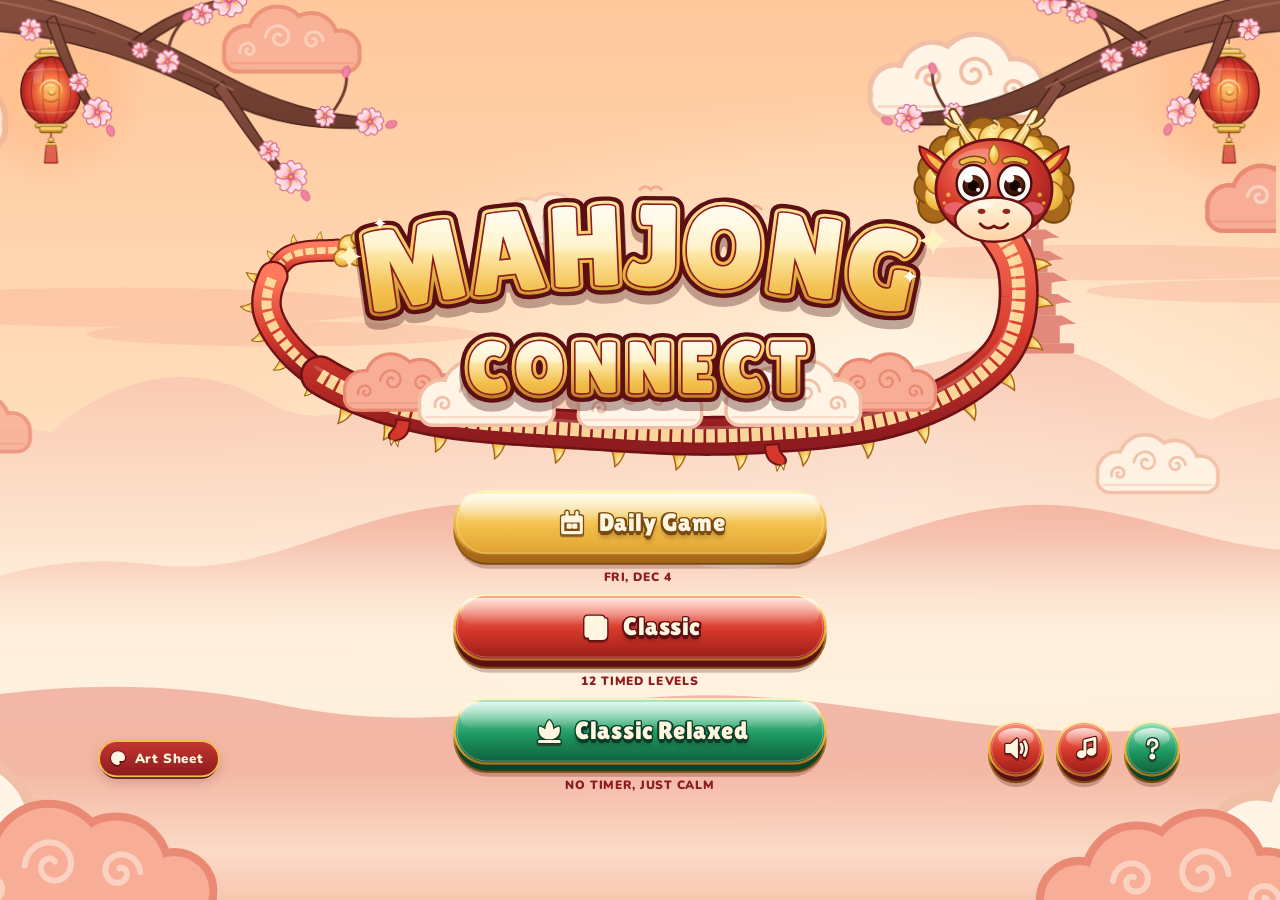
<file: docs/index.html>
<!doctype html>
<html lang="en">
<head>
  <meta charset="utf-8">
  <meta name="viewport" content="width=device-width, initial-scale=1, viewport-fit=cover">
  <title>Mahjong Connect</title>
  <meta name="description" content="Mahjong Connect — a cozy tile-matching puzzle. Connect identical tiles with a path of up to two turns.">
  <meta name="theme-color" content="#8e1b1f">
  <link rel="icon" href="data:image/svg+xml,%3Csvg xmlns='http://www.w3.org/2000/svg' viewBox='0 0 64 64'%3E%3Crect x='10' y='8' width='40' height='50' rx='8' fill='%23d77a37'/%3E%3Crect x='6' y='4' width='40' height='50' rx='8' fill='%23fffaf0' stroke='%23d5bd92' stroke-width='2'/%3E%3Cpath d='M16 18 V40 M16 18 H36 V40 M16 40 H36 M26 10 V48' stroke='%23d5382b' stroke-width='4.5' fill='none' stroke-linecap='round'/%3E%3C/svg%3E">
  <link rel="preconnect" href="https://fonts.googleapis.com">
  <link rel="preconnect" href="https://fonts.gstatic.com" crossorigin>
  <link href="https://fonts.googleapis.com/css2?family=Lilita+One&family=Nunito:wght@600;700;800;900&display=swap" rel="stylesheet">
  <link rel="stylesheet" href="css/tokens.css">
  <link rel="stylesheet" href="css/ui.css">
  <link rel="stylesheet" href="css/game.css">
</head>
<body>
  <!-- Full-page scene (scales independently of the stage) -->
  <div id="bg" aria-hidden="true"></div>

  <div id="viewport">
    <!-- 1920 × 1080 design stage, letterboxed to fit the window -->
    <main id="stage">

      <!-- ===================== TITLE ===================== -->
      <section class="screen screen-title" data-screen="title" aria-label="Title screen">
        <div class="title-group">
          <div class="title-body"></div>
          <div class="title-logo"></div>
          <div class="title-head"></div>
          <div class="twinkles" aria-hidden="true"><i></i><i></i><i></i><i></i><i></i></div>
        </div>

        <nav class="title-menu" aria-label="Game modes">
          <div class="menu-item">
            <button class="btn" id="btn-daily" data-variant="gold" data-w="560" data-h="112" data-icon="calendar">Daily Game</button>
            <span class="menu-note"><span id="daily-sub"></span> <b id="best-daily"></b></span>
          </div>
          <div class="menu-item">
            <button class="btn" id="btn-classic" data-variant="red" data-w="560" data-h="112" data-icon="classic">Classic</button>
            <span class="menu-note" id="best-classic"></span>
          </div>
          <div class="menu-item">
            <button class="btn" id="btn-relaxed" data-variant="jade" data-w="560" data-h="112" data-icon="lotus">Classic Relaxed</button>
            <span class="menu-note" id="best-relaxed"></span>
          </div>
        </nav>

        <div class="corner-buttons">
          <button class="btn js-sound" data-round data-variant="red" data-w="84" data-h="94" data-icon="sound" aria-label="Sound effects"></button>
          <button class="btn js-music" data-round data-variant="red" data-w="84" data-h="94" data-icon="music" aria-label="Music"></button>
          <button class="btn js-help" data-round data-variant="jade" data-w="84" data-h="94" data-icon="help" aria-label="How to play"></button>
        </div>

        <a class="art-link" href="assets.html"><span data-icon-inline="art" data-size="30"></span>Art Sheet</a>
      </section>

      <!-- ===================== GAME ===================== -->
      <section class="screen screen-game" data-screen="game" aria-label="Game">
        <div class="hud hud-left" data-skin="hud" data-w="385" data-h="96">
          <div class="hud-cell hud-level-cell">
            <span class="hud-label">Level</span>
            <span class="hud-value" id="hud-level">1/12</span>
          </div>
          <div class="hud-divider" aria-hidden="true"></div>
          <div class="hud-cell hud-score-cell">
            <span class="hud-label">Score</span>
            <span class="hud-value gold-text" id="hud-score">0</span>
          </div>
        </div>

        <div class="hud hud-right" data-skin="hud" data-w="385" data-h="96">
          <div class="timer-medal" data-icon-inline="timer" data-size="42"></div>
          <div class="timer-track"><div class="timer-fill" id="timer-fill"></div><div class="timer-gloss"></div></div>
          <div class="relax-label"><span data-icon-inline="lotus" data-size="30"></span>Relaxed</div>
          <div class="timer-text" id="timer-text">5:00</div>
        </div>

        <div class="dragon-peek" id="game-dragon"></div>

        <div class="board-frame" data-skin="frame" data-w="1018" data-h="915">
          <div class="board" id="board">
            <div class="tiles" id="tiles"></div>
            <div class="fx-layer" id="fx-layer" aria-hidden="true"></div>
          </div>
        </div>

        <div class="dragon-paws" id="dragon-paws"></div>
        <div class="plaque" data-skin="plaque" data-w="500" data-h="150"><div class="plaque-logo"></div></div>
        <div class="level-ribbon" data-skin="ribbon" data-w="270" data-h="58"><span class="ribbon-text" id="ribbon-text">Level 01</span></div>

        <aside class="side side-left" data-skin="hud" data-w="260" data-h="520">
          <div class="card">
            <span class="card-label">Pairs Left</span>
            <span class="card-value" id="pairs-left">70</span>
            <div class="meter"><div class="meter-fill jade" id="pairs-bar"></div></div>
          </div>
          <div class="card-sep" aria-hidden="true"></div>
          <div class="card combo-card">
            <span class="card-label">Combo</span>
            <span class="card-value" id="combo-value">×1</span>
            <div class="meter"><div class="meter-fill gold" id="combo-bar"></div></div>
          </div>
          <div class="card-sep" aria-hidden="true"></div>
          <div class="card gravity-card">
            <span class="card-label">Gravity</span>
            <div class="gravity-medal" id="gravity-icon"></div>
            <span class="card-note" id="gravity-text">No gravity</span>
          </div>
        </aside>

        <div class="sys-buttons">
          <button class="btn" id="btn-pause" data-round data-variant="red" data-w="84" data-h="94" data-icon="pause" aria-label="Pause"></button>
          <button class="btn js-help" data-round data-variant="jade" data-w="84" data-h="94" data-icon="help" aria-label="How to play"></button>
          <button class="btn js-sound" data-round data-variant="red" data-w="84" data-h="94" data-icon="sound" aria-label="Sound effects"></button>
          <button class="btn js-music" data-round data-variant="red" data-w="84" data-h="94" data-icon="music" aria-label="Music"></button>
        </div>

        <aside class="side side-right" data-skin="hud" data-w="260" data-h="762">
          <span class="side-title">Power-ups</span>
          <div class="power">
            <button class="btn" id="pw-hint" data-round data-variant="jade" data-w="120" data-h="132" data-icon="hint" aria-label="Hint"></button>
            <span class="badge">3</span>
            <span class="power-name">Hint <kbd>H</kbd></span>
          </div>
          <div class="power">
            <button class="btn" id="pw-shuffle" data-round data-variant="gold" data-w="120" data-h="132" data-icon="shuffle" aria-label="Shuffle"></button>
            <span class="badge">3</span>
            <span class="power-name">Shuffle <kbd>S</kbd></span>
          </div>
          <div class="power">
            <button class="btn" id="pw-fire" data-round data-variant="red" data-w="120" data-h="132" data-icon="firecracker" aria-label="Firecracker"></button>
            <span class="badge">2</span>
            <span class="power-name">Firecracker <kbd>F</kbd></span>
          </div>
        </aside>

        <div class="toast" id="toast" role="status" aria-live="polite">
          <div class="toast-ribbon" data-skin="ribbon" data-w="560" data-h="92"></div>
          <div class="toast-inner"><span class="toast-icon"></span><span class="toast-copy"><span class="toast-text"></span><span class="toast-sub"></span></span></div>
        </div>
      </section>

      <!-- ===================== MODALS ===================== -->
      <div id="modal-layer" class="modal-layer">
        <div class="modal-backdrop"></div>

        <!-- Pause -->
        <div class="modal" data-modal="pause" role="dialog" aria-modal="true" aria-label="Paused">
          <div class="modal-panel" data-skin="scroll" data-w="620" data-h="620">
            <div class="modal-ribbon" data-skin="ribbon" data-w="400" data-h="76"><span class="modal-title-text">Paused</span></div>
            <div class="modal-body pause-body">
              <p class="modal-copy">Take a breath. The tiles will wait for you.</p>
              <button class="btn" id="pause-resume" data-variant="jade" data-w="380" data-h="104" data-icon="play">Resume</button>
              <div class="btn-row">
                <button class="btn" id="pause-restart" data-variant="red" data-w="210" data-h="88" data-icon="restart">Restart</button>
                <button class="btn" id="pause-home" data-variant="red" data-w="210" data-h="88" data-icon="home">Home</button>
              </div>
            </div>
          </div>
        </div>

        <!-- Level complete -->
        <div class="modal" data-modal="complete" role="dialog" aria-modal="true" aria-label="Level complete">
          <div class="modal-panel" data-skin="lacquer" data-w="760" data-h="780">
            <div class="modal-ribbon" data-skin="ribbon" data-w="560" data-h="84"><span class="modal-title-text">Level Complete!</span></div>
            <div class="modal-body complete-body">
              <div class="stars"></div>
              <div class="breakdown"></div>
              <div class="btn-row">
                <button class="btn" id="complete-home" data-round data-variant="red" data-w="88" data-h="99" data-icon="home" aria-label="Home"></button>
                <button class="btn" id="complete-next" data-variant="jade" data-w="420" data-h="108" data-icon="next">Next Level</button>
              </div>
            </div>
          </div>
        </div>

        <!-- Game won -->
        <div class="modal" data-modal="won" role="dialog" aria-modal="true" aria-label="You win">
          <div class="modal-panel" data-skin="lacquer" data-w="820" data-h="800">
            <div class="modal-ribbon" data-skin="ribbon" data-w="560" data-h="84"><span class="modal-title-text">You Win!</span></div>
            <div class="modal-body won-body">
              <div class="won-dragon" id="won-dragon"></div>
              <p class="won-sub modal-copy"></p>
              <div class="won-score"><span>Final Score</span><b data-to="0">0</b></div>
              <div class="won-best"></div>
              <div class="btn-row">
                <button class="btn" id="won-again" data-variant="jade" data-w="320" data-h="100" data-icon="restart">Play Again</button>
                <button class="btn" id="won-home" data-variant="red" data-w="260" data-h="100" data-icon="home">Home</button>
              </div>
            </div>
          </div>
        </div>

        <!-- Game lost -->
        <div class="modal" data-modal="lost" role="dialog" aria-modal="true" aria-label="Time's up">
          <div class="modal-panel" data-skin="lacquer" data-w="760" data-h="740">
            <div class="modal-ribbon" data-skin="ribbon" data-w="520" data-h="84"><span class="modal-title-text">Time's Up!</span></div>
            <div class="modal-body lost-body">
              <div class="lost-dragon" id="lost-dragon"></div>
              <p class="lost-sub modal-copy"></p>
              <div class="lost-score"><span>Score</span><b>0</b></div>
              <div class="lost-best"></div>
              <div class="btn-row">
                <button class="btn" id="lost-again" data-variant="jade" data-w="300" data-h="100" data-icon="restart">New Game</button>
                <button class="btn" id="lost-home" data-variant="red" data-w="320" data-h="100" data-icon="home">Back to Title</button>
              </div>
            </div>
          </div>
        </div>

        <!-- Help -->
        <div class="modal" data-modal="help" role="dialog" aria-modal="true" aria-label="How to play">
          <div class="modal-panel" data-skin="lacquer" data-w="1040" data-h="800">
            <div class="modal-ribbon" data-skin="ribbon" data-w="520" data-h="84"><span class="modal-title-text">How to Play</span></div>
            <div class="modal-body help-body">
              <div class="help-grid">
                <figure class="help-figure">
                  <div class="help-diagram"></div>
                  <figcaption>Up to <b>3 straight lines</b> — that's <b>2 turns</b> — through empty space. Paths may run around the outside of the board.</figcaption>
                </figure>
                <ul class="help-list">
                  <li><span class="dot">1</span><span>Tap two <b>identical tiles</b> to match them.</span></li>
                  <li><span class="dot">2</span><span>They must connect with a line that turns <b>at most twice</b> and never crosses another tile.</span></li>
                  <li><span class="dot">3</span><span>Any <b>Season</b> matches any Season; any <b>Flower</b> matches any Flower.</span></li>
                  <li><span class="dot">4</span><span>Quick matches build a <b>combo</b> and add bonus seconds.</span></li>
                  <li class="help-powers">
                    <span class="pw"><span class="pw-icon jade" data-icon-inline="hint" data-size="30"></span>Hint</span>
                    <span class="pw"><span class="pw-icon gold" data-icon-inline="shuffle" data-size="30"></span>Shuffle</span>
                    <span class="pw"><span class="pw-icon red" data-icon-inline="firecracker" data-size="30"></span>Firecracker</span>
                  </li>
                  <li class="help-keys">Keys: <kbd>H</kbd> hint · <kbd>S</kbd> shuffle · <kbd>F</kbd> firecracker · <kbd>Esc</kbd> pause</li>
                </ul>
              </div>
              <button class="btn" id="help-close" data-variant="jade" data-w="300" data-h="96">Got it!</button>
            </div>
          </div>
        </div>
      </div>

      <!-- one shared canvas for every particle, match line and firecracker -->
      <canvas class="fx-canvas" id="fx-canvas" aria-hidden="true"></canvas>
    </main>
  </div>

  <div id="curtain" aria-hidden="true"></div>

  <div id="loader" aria-label="Loading">
    <div class="loader-coin"></div>
    <div class="loader-text">Shuffling tiles…</div>
  </div>

  <noscript><p class="noscript">Mahjong Connect needs JavaScript to run.</p></noscript>
  <script type="module" src="js/main.js"></script>
</body>
</html>
</file>
<file: docs/css/tokens.css>
/* ==========================================================
   Mahjong Connect — DESIGN TOKENS
   ----------------------------------------------------------
   The single source of truth for colour, type, spacing,
   radius, shadow and motion.  The JavaScript art generators
   (tiles, dragon, logo, UI skins, background) read these same
   custom properties at runtime, so re-skinning the whole game
   is a matter of editing this block.
   ========================================================== */
:root {
  /* ---- Sky & scenery ---- */
  --sky-top: #ffc69a;
  --sky-mid: #ffdcb9;
  --sky-low: #fff1de;
  --sun: #fff6e4;
  --cloud-coral: #f8ad96;
  --cloud-coral-line: #ea8a74;
  --cloud-cream: #fff4e6;
  --cloud-cream-line: #f1bfa5;
  --mountain-far: #f7bea9;
  --mountain-mid: #f1a491;
  --mountain-near: #e98f80;
  --pagoda: #e2897b;
  --blossom: #ffc8d4;
  --blossom-deep: #f383a0;
  --blossom-line: #d4668a;
  --bark: #6b3b2e;

  /* ---- Lacquer & gold ---- */
  --lacquer: #8e1b1f;
  --lacquer-hi: #c4362f;
  --lacquer-dark: #5e0f13;
  --lacquer-ink: #3d0a0d;
  --gold-hi: #fff3c2;
  --gold: #f2bf4a;
  --gold-mid: #e0a232;
  --gold-dark: #a8681a;
  --gold-deep: #7a4a10;

  /* ---- Paper ---- */
  --parchment: #fff6e4;
  --parchment-2: #f6e0b8;
  --parchment-line: #d8b57a;

  /* ---- Tiles ---- */
  --ivory: #fffaf0;
  --ivory-2: #f4e6c9;
  --ivory-edge: #f2e1bf;
  --tile-edge-hi: #f4ab62;
  --tile-edge: #d4762f;
  --tile-edge-line: #94431a;
  --tile-line: #d3ba8e;

  /* ---- Symbol inks ---- */
  --jade: #1f9a62;
  --jade-hi: #5fd39a;
  --jade-dark: #0f5e3c;
  --cinnabar: #d5382b;
  --cinnabar-hi: #ff7b5f;
  --cinnabar-dark: #9a1d18;
  --indigo: #2c4c9f;
  --indigo-hi: #7f98e6;
  --indigo-dark: #1a2f6b;
  --ink: #3b1d14;
  --pink: #f47c98;

  /* ---- Board mat ---- */
  --mat-hi: #3ca887;
  --mat: #1f7a62;
  --mat-dark: #0e4b3d;

  /* ---- Text ---- */
  --text-cream: #fff6df;
  --text-ink: #4a1a12;
  --text-gold: #ffe08a;
  --text-outline: #3d0a0d;

  /* ---- Typography ---- */
  --font-display: 'Lilita One', 'Baloo 2', 'Arial Rounded MT Bold', system-ui, sans-serif;
  --font-ui: 'Nunito', 'Arial Rounded MT Bold', system-ui, sans-serif;

  /* ---- Spacing scale ---- */
  --sp-1: 4px;
  --sp-2: 8px;
  --sp-3: 12px;
  --sp-4: 16px;
  --sp-5: 24px;
  --sp-6: 32px;
  --sp-7: 48px;
  --sp-8: 64px;

  /* ---- Radius scale ---- */
  --r-sm: 8px;
  --r-md: 14px;
  --r-lg: 22px;
  --r-xl: 32px;
  --r-pill: 999px;

  /* ---- Shadows ---- */
  --sh-1: 0 2px 6px rgba(94, 15, 19, .18);
  --sh-2: 0 8px 20px rgba(94, 15, 19, .24);
  --sh-3: 0 26px 54px rgba(61, 10, 13, .38), 0 6px 14px rgba(61, 10, 13, .24);
  --sh-inset: inset 0 3px 6px rgba(0, 0, 0, .45);

  /* ---- Motion ---- */
  --ease-out: cubic-bezier(.2, .8, .2, 1);
  --ease-back: cubic-bezier(.34, 1.56, .64, 1);
  --ease-in-out: cubic-bezier(.65, 0, .35, 1);
  --dur-1: 120ms;
  --dur-2: 240ms;
  --dur-3: 420ms;
  --dur-4: 700ms;

  /* ---- Stage ---- */
  --stage-w: 1920px;
  --stage-h: 1080px;
}
</file>
<file: docs/css/ui.css>
/* ==========================================================
   ui.css — UI kit: base, type, buttons, panels, modals,
   toast, cloud curtain and loader
   ========================================================== */
*, *::before, *::after { box-sizing: border-box; }

html, body {
  margin: 0;
  height: 100%;
  overflow: hidden;
  background: var(--sky-mid);
}
body {
  font-family: var(--font-ui);
  color: var(--text-ink);
  -webkit-font-smoothing: antialiased;
  user-select: none;
  -webkit-user-select: none;
  touch-action: manipulation;
}

/* ---------- Outlined display text ----------
   Cream fill + thick outline + soft drop, the house style for
   every heading and label.  --o sets the outline colour. */
.outlined, .btn-label, .modal-title-text, .hud-value, .card-value, .power-name,
.toast-text, .float-text, .ribbon-text, .timer-text, .won-score b, .lost-score b, .relax-label {
  --o: var(--text-outline);
  --ow: 2.5px;
  font-family: var(--font-display);
  font-weight: 400;
  color: var(--text-cream);
  text-shadow:
    var(--ow) 0 0 var(--o), calc(var(--ow) * -1) 0 0 var(--o),
    0 var(--ow) 0 var(--o), 0 calc(var(--ow) * -1) 0 var(--o),
    calc(var(--ow) * .7) calc(var(--ow) * .7) 0 var(--o), calc(var(--ow) * -.7) calc(var(--ow) * .7) 0 var(--o),
    calc(var(--ow) * .7) calc(var(--ow) * -.7) 0 var(--o), calc(var(--ow) * -.7) calc(var(--ow) * -.7) 0 var(--o),
    0 calc(var(--ow) + 3px) 0 var(--o),
    0 calc(var(--ow) + 6px) 8px rgba(40, 6, 8, .3);
}

kbd {
  display: inline-block;
  font: 800 14px/1.25 var(--font-ui);
  color: var(--text-cream);
  text-shadow: none;
  padding: 1px 7px;
  border-radius: 6px;
  background: rgba(255, 246, 223, .16);
  border: 1.5px solid rgba(255, 226, 150, .55);
  border-bottom-width: 3px;
  vertical-align: middle;
}

/* ---------- Vector skins ---------- */
[data-skin] { position: relative; isolation: isolate; }
.skin-art { position: absolute; z-index: -1; pointer-events: none; overflow: visible; }

/* ==========================================================
   BUTTONS — 4 baked states: normal / hover / pressed / disabled
   ========================================================== */
.btn {
  position: relative;
  display: inline-block;
  flex: none;
  width: var(--w);
  height: var(--h);
  padding: 0;
  border: 0;
  margin: 0;
  background: none;
  color: var(--text-cream);
  font: inherit;
  cursor: pointer;
  outline: none;
  -webkit-tap-highlight-color: transparent;
  transition: transform var(--dur-1) var(--ease-out);
}
.btn .skin {
  position: absolute;
  left: -10px;
  top: -10px;
  display: none;
  pointer-events: none;
  overflow: visible;
}
.btn .skin-normal { display: block; }

@media (hover: hover) {
  .btn:hover:not(:disabled) { transform: translateY(-2px); }
  .btn:hover:not(:disabled) .skin-normal { display: none; }
  .btn:hover:not(:disabled) .skin-hover { display: block; }
}
.btn:active:not(:disabled) { transform: translateY(0); transition-duration: 40ms; }
.btn:active:not(:disabled) .skin-normal,
.btn:active:not(:disabled) .skin-hover { display: none; }
.btn:active:not(:disabled) .skin-pressed { display: block; }
.btn:active:not(:disabled) .btn-content { transform: translateY(calc(var(--edge) - 2px)); }

.btn:disabled { cursor: default; }
.btn:disabled .skin-normal { display: none; }
.btn:disabled .skin-disabled { display: block; }
.btn:disabled .btn-content { opacity: .8; filter: grayscale(.85); }

.btn:focus-visible::after {
  content: '';
  position: absolute;
  inset: -7px -7px calc(var(--edge) - 7px);
  border-radius: 999px;
  box-shadow: 0 0 0 3px var(--gold-hi), 0 0 14px 4px rgba(255, 220, 140, .7);
  pointer-events: none;
}

.btn-content {
  position: absolute;
  left: 0;
  top: 0;
  width: 100%;
  height: calc(100% - var(--edge));
  display: flex;
  align-items: center;
  justify-content: center;
  gap: calc(var(--h) * .12);
  pointer-events: none;
}
.btn-label {
  --o: var(--outline);
  --ow: 2.5px;
  font-size: calc(var(--h) * .34);
  line-height: 1;
  letter-spacing: .02em;
  white-space: nowrap;
  transform: translateY(-1px);
}
.btn-icon { display: flex; }
.btn-icon svg { display: block; overflow: visible; }
.btn-round .btn-content { gap: 0; }
.btn.off .btn-icon { opacity: .85; }

/* ==========================================================
   MODALS
   ========================================================== */
.modal-layer {
  position: absolute;
  inset: 0;
  z-index: 50;
  display: none;
}
.modal-layer.show { display: block; }
.modal-backdrop {
  /* Replaces the old full-screen blur: a warm dim + soft vignette + a faint
     haze that knocks back the detail behind, at zero filter cost. */
  position: absolute;
  inset: 0;
  background:
    radial-gradient(ellipse at 50% 45%, rgba(94, 15, 19, .34), rgba(40, 6, 8, .7) 78%, rgba(30, 4, 6, .8)),
    rgba(255, 228, 210, .08);
  animation: fade-in .3s ease both;
}
.modal {
  position: absolute;
  inset: 0;
  display: none;
  align-items: center;
  justify-content: center;
}
.modal.show { display: flex; }
.modal.show .modal-panel { animation: modal-in .55s var(--ease-back) both; }
.modal-panel {
  position: relative;
  border-radius: 32px;
  box-shadow: var(--sh-3);
}
.modal-panel[data-skin="scroll"] { border-radius: 8px; box-shadow: 0 30px 60px rgba(61, 10, 13, .35); }
.modal-ribbon {
  position: absolute;
  left: 50%;
  top: -44px;
  transform: translateX(-50%);
  display: flex;
  align-items: center;
  justify-content: center;
  z-index: 2;
}
.modal-title-text {
  --ow: 3px;
  font-size: 42px;
  letter-spacing: .03em;
  transform: translateY(-9px);
}
.modal-body {
  position: absolute;
  inset: 76px 64px 52px;
  display: flex;
  flex-direction: column;
  align-items: center;
  justify-content: space-evenly;
  text-align: center;
  color: var(--text-ink);
}
.modal-copy {
  margin: 0;
  font: 800 24px/1.35 var(--font-ui);
  color: var(--text-ink);
  max-width: 560px;
}
.btn-row {
  display: flex;
  align-items: flex-end;
  justify-content: center;
  gap: 28px;
}

/* Pause (scroll) */
.pause-body { inset: 110px 90px 92px; }

/* Level complete */
.stars { display: flex; align-items: flex-end; gap: 16px; height: 150px; }
.star-slot { position: relative; width: 120px; height: 120px; }
.star-slot.s1 { width: 150px; height: 150px; transform: translateY(-18px); }
.star-slot svg { width: 100%; height: 100%; display: block; overflow: visible; }
.star-on { position: absolute; inset: 0; transform: scale(0); opacity: 0; }
.star-on.pop { animation: star-pop .6s var(--ease-back) forwards; }
.breakdown { width: 500px; display: flex; flex-direction: column; gap: 6px; }
.breakdown .row {
  display: flex;
  justify-content: space-between;
  align-items: baseline;
  padding: 6px 10px;
  font: 800 23px/1.2 var(--font-ui);
  color: var(--text-ink);
  border-bottom: 2px dotted rgba(168, 104, 26, .35);
}
.breakdown .row b { font: 30px/1 var(--font-display); color: var(--lacquer); font-weight: 400; }
.breakdown .row.total { border-bottom: 0; border-top: 3px solid var(--gold-mid); margin-top: 6px; padding-top: 12px; }
.breakdown .row.total b { color: var(--jade-dark); font-size: 34px; }
.breakdown .row.grand { border: 0; font-size: 20px; opacity: .85; }
.breakdown .row.grand b { font-size: 26px; color: var(--ink); }

/* Won / lost */
.won-dragon, .lost-dragon { width: 270px; height: 249px; flex: none; margin-top: -10px; }
.lost-dragon { width: 240px; height: 221px; }
.won-score, .lost-score { display: flex; flex-direction: column; align-items: center; gap: 2px; }
.won-score span, .lost-score span { font: 900 17px var(--font-ui); letter-spacing: .18em; text-transform: uppercase; color: var(--gold-dark); }
.won-score b, .lost-score b { --o: var(--lacquer-dark); --ow: 3px; font-size: 68px; line-height: 1; color: var(--text-gold); }
.lost-score b { font-size: 56px; }
.won-best, .lost-best { font: 800 20px var(--font-ui); color: var(--text-ink); opacity: .8; }
.won-best.new { color: var(--jade-dark); opacity: 1; animation: pulse-scale .8s ease-in-out infinite alternate; }

/* Help */
.help-body { inset: 80px 70px 50px; }
.help-grid { display: flex; gap: 40px; align-items: center; text-align: left; }
.help-figure { margin: 0; width: 380px; flex: none; }
.help-figure figcaption { font: 800 18px/1.35 var(--font-ui); color: var(--text-ink); margin-top: 10px; text-align: center; }
.help-diagram {
  width: 380px;
  height: 300px;
  border-radius: 18px;
  padding: 5px 10px;
  background: radial-gradient(ellipse at 50% 40%, var(--mat-hi), var(--mat) 60%, var(--mat-dark));
  box-shadow: inset 0 4px 10px rgba(0, 0, 0, .35), 0 0 0 4px var(--gold-mid), 0 0 0 7px var(--lacquer);
}
.mini-board { position: relative; width: 360px; height: 290px; }
.mini-tile { position: absolute; width: 61.6px; height: 73.4px; margin: -6.9px 0 0 -6.9px; background-size: 100% 100%; }
.mini-tile.hl { filter: drop-shadow(0 0 6px rgba(255, 220, 120, .95)); }
.mini-path { position: absolute; left: 0; top: 0; z-index: 100; overflow: visible; }
.help-list { list-style: none; margin: 0; padding: 0; display: flex; flex-direction: column; gap: 14px; max-width: 470px; }
.help-list li { display: flex; gap: 14px; align-items: flex-start; font: 700 21px/1.35 var(--font-ui); color: var(--text-ink); }
.help-list b { color: var(--lacquer); font-weight: 900; }
.help-list .dot {
  flex: none;
  width: 34px;
  height: 34px;
  border-radius: 50%;
  display: grid;
  place-items: center;
  font: 20px/1 var(--font-display);
  color: var(--text-cream);
  background: radial-gradient(circle at 35% 30%, var(--lacquer-hi), var(--lacquer));
  box-shadow: 0 0 0 2.5px var(--gold), 0 3px 0 var(--lacquer-ink);
}
.help-powers { gap: 22px !important; padding-top: 4px; }
.help-powers .pw { display: flex; align-items: center; gap: 8px; font: 900 19px var(--font-ui); }
.pw-icon { width: 44px; height: 44px; border-radius: 50%; display: grid; place-items: center; box-shadow: 0 0 0 2.5px var(--gold), 0 3px 0 rgba(0, 0, 0, .3); }
.pw-icon.jade { background: radial-gradient(circle at 35% 30%, var(--jade-hi), var(--jade-dark)); }
.pw-icon.gold { background: radial-gradient(circle at 35% 30%, var(--gold-hi), var(--gold-dark)); }
.pw-icon.red { background: radial-gradient(circle at 35% 30%, var(--cinnabar-hi), var(--cinnabar-dark)); }
.help-keys { font-size: 17px !important; opacity: .85; display: block !important; }
.help-keys kbd { color: var(--text-ink); background: rgba(168, 104, 26, .12); border-color: rgba(168, 104, 26, .45); }

/* Freeze everything behind an open modal */
body.has-modal .screen.active *, body.has-modal .screen.active *::before, body.has-modal .screen.active *::after {
  animation-play-state: paused !important;
}

/* ==========================================================
   TOAST
   ========================================================== */
.toast {
  position: absolute;
  left: 680px;
  top: 548px;
  width: 560px;
  height: 92px;
  z-index: 40;
  pointer-events: none;
  opacity: 0;
  transform: scale(.55) translateY(24px);
  transition: opacity .22s ease, transform .45s var(--ease-back);
}
.toast.show { opacity: 1; transform: none; }
.toast-ribbon { position: absolute !important; left: 0; top: 0; }
.toast-inner {
  position: absolute;
  left: 0;
  top: 0;
  width: 100%;
  height: 72px;
  display: flex;
  align-items: center;
  justify-content: center;
  gap: 14px;
}
.toast-icon:empty { display: none; }
.toast-icon {
  width: 52px; height: 52px; border-radius: 50%; display: grid; place-items: center; flex: none;
  background: radial-gradient(circle at 35% 30%, var(--gold-hi), var(--gold) 50%, var(--gold-dark));
  box-shadow: 0 0 0 2.5px var(--gold-deep), 0 3px 0 var(--lacquer-ink);
}
.toast-copy { display: flex; flex-direction: column; align-items: flex-start; line-height: 1.02; }
.has-icon .toast-copy { align-items: flex-start; }
.toast-text { font-size: 34px; letter-spacing: .02em; }
.toast-sub { font: 900 17px var(--font-ui); color: var(--gold-hi); letter-spacing: .06em; text-transform: uppercase; }
.toast-sub:empty { display: none; }

/* ==========================================================
   CLOUD CURTAIN (screen transitions)
   ========================================================== */
#curtain { position: fixed; inset: 0; z-index: 100; pointer-events: none; overflow: hidden; }
#curtain.closing { pointer-events: auto; }
.curtain-half {
  position: absolute;
  top: 0;
  width: 62%;
  height: 100%;
  transition: transform .52s var(--ease-in-out);
}
.curtain-half canvas { display: block; width: 100%; height: 100%; object-fit: cover; }
.curtain-left canvas { object-position: 100% 50%; }
.curtain-right canvas { object-position: 0 50%; }
#curtain.closing .curtain-half, #curtain.opening .curtain-half { will-change: transform; }
.curtain-left { left: 0; transform: translateX(-105%); }
.curtain-right { right: 0; transform: translateX(105%); }
#curtain.closing .curtain-half { transform: translateX(0); }
#curtain.opening .curtain-half { transition-duration: .62s; }

/* ==========================================================
   LOADER
   ========================================================== */
#loader {
  position: fixed;
  inset: 0;
  z-index: 200;
  display: flex;
  flex-direction: column;
  align-items: center;
  justify-content: center;
  gap: 18px;
  background: radial-gradient(ellipse at 50% 40%, var(--sky-low), var(--sky-mid) 60%, var(--sky-top));
  transition: opacity .6s ease;
}
#loader.hide { opacity: 0; pointer-events: none; }
.loader-coin {
  width: 72px;
  height: 72px;
  border-radius: 50%;
  background: radial-gradient(circle at 35% 30%, #fff6c8, var(--gold) 45%, var(--gold-dark));
  box-shadow: inset 0 0 0 4px var(--gold-dark), 0 6px 0 var(--lacquer-dark);
  position: relative;
  animation: coin-spin 1.1s ease-in-out infinite;
}
.loader-coin::after {
  content: '';
  position: absolute;
  left: 50%; top: 50%;
  width: 20px; height: 20px;
  margin: -10px 0 0 -10px;
  border-radius: 3px;
  background: var(--lacquer);
  box-shadow: 0 0 0 3px var(--gold-dark);
}
.loader-text { font: 900 22px var(--font-ui); color: var(--lacquer); letter-spacing: .08em; }
.noscript { position: fixed; inset: 0; display: grid; place-items: center; font: 800 24px var(--font-ui); color: var(--lacquer); }

/* ==========================================================
   KEYFRAMES
   ========================================================== */
@keyframes fade-in { from { opacity: 0; } to { opacity: 1; } }
@keyframes modal-in {
  0% { opacity: 0; transform: scale(.72) translateY(30px); }
  60% { opacity: 1; transform: scale(1.04) translateY(-4px); }
  100% { opacity: 1; transform: none; }
}
@keyframes star-pop {
  0% { opacity: 0; transform: scale(0) rotate(-40deg); }
  70% { opacity: 1; transform: scale(1.25) rotate(8deg); }
  100% { opacity: 1; transform: scale(1) rotate(0); }
}
@keyframes pulse-scale { from { transform: scale(1); } to { transform: scale(1.07); } }
@keyframes coin-spin {
  0%, 100% { transform: scaleX(1); }
  50% { transform: scaleX(.12); }
}

@media (prefers-reduced-motion: reduce) {
  *, *::before, *::after { animation-duration: .01ms !important; animation-iteration-count: 1 !important; transition-duration: .01ms !important; }
}
</file>
<file: docs/css/game.css>
/* ==========================================================
   game.css — scene, stage, screens, board, tiles, dragon, FX
   All stage coordinates are in the 1920 × 1080 design space.
   ========================================================== */

/* ---------- Background scene (full window) ---------- */
#bg { position: fixed; inset: 0; z-index: 0; overflow: hidden; pointer-events: none; background: var(--sky-mid); }
/* Each layer is a canvas rendered once per window size (object-fit keeps the
   old "slice" framing during a resize until the debounced re-render lands).
   Slow drift / sway is stepped from JS (ambient.js); parallax sets will-change
   only while it is actually moving. */
.bg-layer { position: absolute; inset: -32px; }
.bg-layer canvas { display: block; width: 100%; height: 100%; object-fit: cover; }
.bg-drift { width: 100%; height: 100%; }
.parallaxing [data-depth] { will-change: transform; }

.bg-branch { position: absolute; top: -1vh; width: min(36vw, 64vh); aspect-ratio: 640 / 320; z-index: 3; }
.bg-branch-left { left: -1vw; }
.bg-branch-right { right: -1vw; }
.bg-branch .sway { width: 100%; height: 100%; transform-origin: 0 0; }
.bg-branch-right .sway { transform-origin: 100% 0; }
.bg-branch canvas { display: block; width: 100%; height: 100%; }
.bg-branch-right canvas { transform: scaleX(-1); }

.bg-lantern { position: absolute; top: 1vh; width: clamp(60px, 5.2vw, 124px); aspect-ratio: 140 / 330; z-index: 2; }
.bg-lantern-left { left: 1.4vw; }
.bg-lantern-right { right: 1.4vw; }
.lantern-sway { position: relative; width: 100%; height: 100%; transform-origin: 50% 0; animation: lantern-sway 4.8s ease-in-out infinite alternate; }
.bg-lantern-right .lantern-sway { animation-delay: -2.4s; animation-duration: 5.4s; }
.lantern-sway canvas { position: relative; display: block; width: 100%; height: 100%; }
.lantern-glow {
  position: absolute;
  left: 50%;
  top: 52%;
  width: 300%;
  aspect-ratio: 1;
  transform: translate(-50%, -50%);
  border-radius: 50%;
  background: radial-gradient(circle, rgba(255, 196, 110, .55) 0, rgba(255, 150, 90, .2) 38%, rgba(255, 150, 90, 0) 68%);
  animation: lantern-glow 3.4s ease-in-out infinite alternate;
}

.bg-petals { position: absolute; inset: 0; z-index: 4; }
.petal {
  position: absolute;
  left: var(--x);
  top: -40px;
  width: var(--s);
  height: calc(var(--s) * 1.15);
  opacity: 0;
  animation: petal-fall var(--dur) linear var(--delay) infinite;
}
.petal img { display: block; width: 100%; height: 100%; animation: petal-flutter 3.2s ease-in-out infinite alternate; }
.q-low .bg-petals { display: none; }

/* ---------- Stage ---------- */
#viewport { position: fixed; inset: 0; z-index: 1; overflow: hidden; }
#stage {
  position: absolute;
  left: 0;
  top: 0;
  width: var(--stage-w);
  height: var(--stage-h);
  transform-origin: 0 0;
}
.screen {
  position: absolute;
  inset: 0;
  opacity: 0;
  visibility: hidden;
  transition: opacity .35s ease, visibility 0s linear .35s;
}
.screen.active { opacity: 1; visibility: visible; transition: opacity .35s ease; }

/* ==========================================================
   TITLE SCREEN
   ========================================================== */
.title-group {
  position: absolute;
  left: 310px;
  top: 18px;
  width: 1300px;
  height: 560px;
  transform: translateY(-5px); /* floated gently by ambient.js */
}
.title-body, .title-logo, .title-head { position: absolute; }
.title-body { inset: 0; }
.title-body svg { display: block; width: 100%; height: 100%; overflow: visible; }
.title-logo { left: 150px; top: 112px; width: 1000px; height: 380px; }
.logo-svg { display: block; width: 100%; height: 100%; overflow: visible; }
.title-head { left: 1046px; top: -6px; width: 270px; height: 249px; }

.twinkles i {
  position: absolute;
  width: 26px;
  height: 26px;
  background: url("data:image/svg+xml,%3Csvg xmlns='http://www.w3.org/2000/svg' viewBox='0 0 20 20'%3E%3Cpath d='M10 0 Q11.4 8.6 20 10 Q11.4 11.4 10 20 Q8.6 11.4 0 10 Q8.6 8.6 10 0Z' fill='%23fff6d0'/%3E%3C/svg%3E") center / contain no-repeat;
  animation: twinkle 2.8s ease-in-out infinite;
  opacity: 0;
}
.twinkles i:nth-child(1) { left: 170px; top: 120px; animation-delay: .2s; }
.twinkles i:nth-child(2) { left: 1110px; top: 300px; animation-delay: 1.1s; width: 34px; height: 34px; }
.twinkles i:nth-child(3) { left: 420px; top: 96px; animation-delay: 1.9s; width: 18px; height: 18px; }
.twinkles i:nth-child(4) { left: 880px; top: 120px; animation-delay: .7s; }
.twinkles i:nth-child(5) { left: 140px; top: 400px; animation-delay: 2.3s; width: 20px; height: 20px; }

.title-menu {
  position: absolute;
  left: 680px;
  top: 600px;
  width: 560px;
  display: flex;
  flex-direction: column;
  gap: 14px;
}
.menu-item { display: flex; flex-direction: column; align-items: center; }
.menu-item .btn { animation: menu-in .7s var(--ease-back) backwards; }
.menu-item:nth-child(1) .btn { animation-delay: .1s; }
.menu-item:nth-child(2) .btn { animation-delay: .2s; }
.menu-item:nth-child(3) .btn { animation-delay: .3s; }
#btn-daily::before {
  content: '';
  position: absolute;
  inset: -4px -4px 8px;
  border-radius: 999px;
  box-shadow: 0 0 26px 10px rgba(255, 220, 120, .8);
  opacity: 0;
  pointer-events: none;
  animation: glow-pulse-soft 2.4s ease-in-out infinite alternate;
}
.menu-note {
  margin-top: 6px;
  min-height: 24px;
  font: 900 18px/24px var(--font-ui);
  letter-spacing: .06em;
  color: var(--lacquer);
  text-transform: uppercase;
}
.menu-note b { color: var(--jade-dark); margin-left: 6px; }

.corner-buttons { position: absolute; right: 150px; bottom: 40px; display: flex; gap: 18px; }
.art-link {
  position: absolute;
  left: 150px;
  bottom: 52px;
  display: flex;
  align-items: center;
  gap: 10px;
  padding: 10px 22px 10px 12px;
  border-radius: var(--r-pill);
  font: 900 20px var(--font-ui);
  letter-spacing: .04em;
  color: var(--text-cream);
  text-decoration: none;
  background: linear-gradient(var(--lacquer-hi), var(--lacquer));
  box-shadow: 0 0 0 3px var(--gold), 0 5px 0 var(--lacquer-ink), var(--sh-2);
  transition: transform var(--dur-1) var(--ease-out);
}
.art-link span { display: flex; }
.art-link:hover { transform: translateY(-2px); }
/* ==========================================================
   GAME SCREEN
   ========================================================== */
.hud { position: absolute; top: 28px; display: flex; align-items: center; z-index: 6; }
.hud-left { left: 150px; padding: 0 26px 0 22px; }
.hud-cell { display: flex; flex-direction: column; justify-content: center; gap: 4px; }
.hud-level-cell { width: 116px; align-items: center; }
.hud-score-cell { flex: 1; align-items: flex-start; min-width: 0; }
.hud-divider { width: 3px; height: 58px; margin: 0 18px; border-radius: 2px; background: linear-gradient(rgba(242, 191, 74, 0), var(--gold), rgba(242, 191, 74, 0)); }
.hud-label, .card-label, .side-title {
  font: 900 15px/1 var(--font-ui);
  letter-spacing: .2em;
  text-transform: uppercase;
  color: var(--gold-hi);
  opacity: .92;
}
.hud-value { font-size: 40px; line-height: 1.02; white-space: nowrap; }
.gold-text { color: var(--text-gold); }

.hud-right { left: 1385px; padding: 0 22px 0 16px; gap: 14px; }
.timer-medal, .gravity-medal {
  flex: none;
  display: grid;
  place-items: center;
  border-radius: 50%;
}
.timer-medal {
  width: 64px;
  height: 64px;
  background: radial-gradient(circle at 36% 30%, var(--lacquer-hi), var(--lacquer) 60%, var(--lacquer-dark));
  box-shadow: 0 0 0 3px var(--gold), 0 0 0 5px var(--gold-deep), 0 4px 0 5px rgba(61, 10, 13, .45);
}
.timer-track {
  position: relative;
  flex: 1;
  height: 30px;
  border-radius: 15px;
  overflow: hidden;
  background: var(--lacquer-ink);
  box-shadow: var(--sh-inset), 0 0 0 2.5px var(--gold-mid);
}
.timer-fill {
  position: absolute;
  inset: 4px;
  border-radius: 11px;
  transform-origin: 0 50%;
  background:
    linear-gradient(180deg, rgba(255, 255, 255, .6), rgba(255, 255, 255, .08) 48%, rgba(0, 0, 0, .12)),
    var(--timer-color, var(--jade));
  box-shadow: 0 0 10px var(--timer-color, var(--jade));
}
.timer-gloss { position: absolute; left: 10px; right: 10px; top: 6px; height: 5px; border-radius: 3px; background: rgba(255, 255, 255, .35); }
.timer-text { width: 82px; text-align: right; font-size: 36px; line-height: 1; }
.hud-right.low .timer-text { --o: var(--cinnabar-dark); color: #ffd2c4; animation: low-pulse .5s ease-in-out infinite alternate; }
.hud-right.low .timer-medal { animation: medal-wobble .5s ease-in-out infinite alternate; }
.relax-label { display: none; flex: 1; align-items: center; gap: 10px; font-size: 30px; }
.relaxed .timer-track { display: none; }
.relaxed .relax-label { display: flex; }

.dragon-peek { position: absolute; left: 1210px; top: 14px; width: 170px; height: 157px; z-index: 1; }
.board-frame {
  position: absolute;
  left: 451px;
  top: 152px;
  z-index: 2;
  border-radius: 32px;
  box-shadow: 0 28px 56px rgba(94, 15, 19, .34), 0 6px 14px rgba(94, 15, 19, .25);
}
.dragon-paws { position: absolute; left: 1220px; top: 134px; width: 150px; height: 41px; z-index: 3; }
.dragon-paws svg { display: block; width: 100%; height: 100%; overflow: visible; }
.plaque { position: absolute !important; left: 710px; top: 6px; z-index: 4; }
.plaque-logo { position: absolute; left: 80px; top: 0; width: 340px; height: 129px; }
.level-ribbon {
  position: absolute !important;
  left: 825px;
  top: 124px;
  z-index: 5;
  display: flex;
  justify-content: center;
}
.ribbon-text { --ow: 2.5px; font-size: 25px; letter-spacing: .08em; text-transform: uppercase; margin-top: 8px; }

/* Board */
.board { position: absolute; left: 46px; top: 46px; width: 926px; height: 823px; }
.tiles {
  /* expanded to the frame's box so hover/select glows are never clipped;
     paint containment keeps tile repaints inside the board */
  position: absolute;
  inset: -46px;
  isolation: isolate;
  z-index: 1;
  contain: layout paint;
}
.fx-layer { position: absolute; left: 0; top: 0; width: 0; height: 0; overflow: visible; pointer-events: none; z-index: 3; }

/* Tiles — two nodes each.  ::before is the baked tile bitmap (one PNG per
   face, set by the generated #tile-art stylesheet), ::after the pre-rendered
   glow.  States only change opacity / transform, never shadows or filters. */
.tile {
  position: absolute;
  left: 46px;
  top: 46px;
  width: 68px;
  height: 85px;
  cursor: pointer;
  transition: transform .28s cubic-bezier(.3, .75, .35, 1.08);
}
.tile.flying { transition: transform .72s cubic-bezier(.55, -0.25, .3, 1.25); }
.tile-body { position: absolute; inset: 0; transition: transform .16s var(--ease-out); }
.tile-body::before {
  content: '';
  position: absolute;
  left: -9.92px;
  top: -9.92px;
  width: 88.04px;
  height: 104.78px;
  background: no-repeat 0 0 / 100% 100%;
  pointer-events: none;
}
.tile-body::after {
  content: '';
  position: absolute;
  left: -48px;           /* glow box (-4, -4, 70 × 85) + 44px blur margin */
  top: -48px;
  width: 158px;
  height: 173px;
  background: no-repeat 0 0 / 100% 100%;
  opacity: 0;
  pointer-events: none;
  transition: opacity .15s ease;
}
@media (hover: hover) {
  .tile:hover { z-index: 1500 !important; }
  .tile:hover .tile-body { transform: translateY(-3px); }
  .tile:hover .tile-body::after { opacity: 1; background-image: var(--glow-hover); }
}
.tile.selected { z-index: 1600 !important; }
.tile.selected .tile-body { transform: translateY(-5px); }
.tile.selected .tile-body::after { opacity: 1; background-image: var(--glow-gold); animation: glow-pulse .85s ease-in-out infinite alternate; }
.tile.hint .tile-body::after { opacity: 1; background-image: var(--glow-jade); animation: glow-pulse .75s ease-in-out infinite alternate; }
.tile.hint .tile-body { animation: hint-bob .75s ease-in-out infinite alternate; }
.tile.doomed .tile-body::after { opacity: 1; background-image: var(--glow-red); animation: glow-pulse .3s ease-in-out infinite alternate; }
.tile.gone { pointer-events: none; z-index: 1700 !important; }

/* Side panels */
.side { position: absolute !important; top: 236px; display: flex; flex-direction: column; align-items: center; z-index: 6; }
.side-left { left: 150px; padding: 30px 22px; justify-content: space-evenly; }
.side-right { left: 1510px; padding: 26px 0 30px; justify-content: space-between; }
.card { display: flex; flex-direction: column; align-items: center; gap: 8px; width: 100%; }
.card-value { font-size: 54px; line-height: 1; }
.card-note { font: 800 18px/1.2 var(--font-ui); color: var(--text-cream); text-align: center; opacity: .95; }
.meter {
  position: relative;
  width: 180px;
  height: 16px;
  border-radius: 8px;
  overflow: hidden;
  background: var(--lacquer-ink);
  box-shadow: var(--sh-inset), 0 0 0 2px var(--gold-mid);
}
.meter-fill { position: absolute; inset: 3px; border-radius: 5px; transform-origin: 0 50%; transform: scaleX(0); }
.meter-fill.jade { background: linear-gradient(#aaf5cf, var(--jade) 60%, var(--jade-dark)); transition: transform .3s var(--ease-out); }
.meter-fill.gold { background: linear-gradient(#fff3c2, var(--gold) 55%, var(--gold-mid)); }
.card-sep {
  position: relative;
  width: 176px;
  height: 14px;
  background: linear-gradient(90deg, rgba(242, 191, 74, 0), var(--gold) 30%, var(--gold) 70%, rgba(242, 191, 74, 0)) center / 100% 2px no-repeat;
}
.card-sep::after {
  content: '';
  position: absolute;
  left: 50%;
  top: 50%;
  width: 12px;
  height: 12px;
  margin: -6px 0 0 -6px;
  transform: rotate(45deg);
  background: radial-gradient(circle at 35% 35%, var(--jade-hi), var(--jade-dark));
  box-shadow: 0 0 0 2px var(--gold);
}
.combo-card .card-value { transition: color .2s; }
.combo-card.hot .card-value { color: var(--text-gold); }
.gravity-medal {
  width: 78px;
  height: 78px;
  background: radial-gradient(circle at 36% 30%, var(--jade-hi), var(--jade) 50%, var(--jade-dark));
  box-shadow: 0 0 0 3px var(--gold), 0 0 0 5px var(--gold-deep), 0 4px 0 5px rgba(61, 10, 13, .4);
}

.sys-buttons {
  position: absolute;
  left: 150px;
  top: 790px;
  width: 260px;
  display: grid;
  grid-template-columns: repeat(2, 84px);
  gap: 22px 26px;
  justify-content: center;
  z-index: 6;
}

.power { position: relative; display: flex; flex-direction: column; align-items: center; gap: 10px; }
.badge {
  position: absolute;
  top: -8px;
  left: calc(50% + 30px);
  min-width: 42px;
  height: 42px;
  padding: 0 8px;
  border-radius: 21px;
  display: grid;
  place-items: center;
  font: 24px/1 var(--font-display);
  color: var(--lacquer-ink);
  background: radial-gradient(circle at 35% 28%, #fffbe6, var(--gold) 50%, var(--gold-mid));
  box-shadow: 0 0 0 3px var(--lacquer-dark), 0 4px 0 3px rgba(61, 10, 13, .45), inset 0 -3px 0 rgba(168, 104, 26, .5);
  pointer-events: none;
  z-index: 2;
}
.power.empty .badge { filter: grayscale(1); opacity: .75; }
.power-name { font-size: 26px; display: flex; align-items: center; gap: 8px; }
.power-name kbd { text-transform: uppercase; }
.side-title { margin-bottom: 4px; }

/* ---------- Dragon ---------- */
.dragon .dragon-bob { width: 100%; height: 100%; transform-origin: 50% 100%; animation: breathe 3.6s ease-in-out infinite; }
.dragon svg { display: block; width: 100%; height: 100%; overflow: visible; }
.dragon .d-eye { transform-box: fill-box; transform-origin: 50% 50%; transition: transform 70ms ease; }
.dragon.blink .d-eye { transform: scaleY(.08); }
.dragon .d-eyes-open, .dragon .d-eyes-happy, .dragon .d-brows-normal, .dragon .d-brows-up, .dragon .d-brows-sad,
.dragon .d-mouth-smile, .dragon .d-mouth-open, .dragon .d-mouth-o, .dragon .d-mouth-cheer, .dragon .d-mouth-sad,
.dragon .d-tear, .dragon .d-sparkles { display: none; }
.dragon[data-mood="neutral"] :is(.d-eyes-open, .d-brows-normal, .d-mouth-smile),
.dragon[data-mood="happy"] :is(.d-eyes-happy, .d-brows-normal, .d-mouth-open),
.dragon[data-mood="surprised"] :is(.d-eyes-open, .d-brows-up, .d-mouth-o),
.dragon[data-mood="cheer"] :is(.d-eyes-happy, .d-brows-up, .d-mouth-cheer, .d-sparkles),
.dragon[data-mood="sad"] :is(.d-eyes-open, .d-brows-sad, .d-mouth-sad, .d-tear) { display: inline; }
.dragon[data-mood="surprised"] .d-eye { transform: scale(1.08); }
.dragon[data-mood="surprised"] .d-pupil circle { transform-box: fill-box; transform-origin: 50% 50%; transform: scale(.8); }
.dragon[data-mood="cheer"] .d-sparkles { animation: sparkle-spin 1.6s ease-in-out infinite alternate; transform-box: fill-box; transform-origin: 50% 50%; }
.won-dragon.dragon .dragon-bob { animation: cheer-bounce .9s ease-in-out infinite alternate; }
.lost-dragon.dragon .dragon-bob { animation: sad-sway 3s ease-in-out infinite alternate; }

/* ---------- FX ---------- */
/* Particles, match lines and the firecracker share one canvas (see fx.js). */
.fx-canvas { position: absolute; left: 0; top: 0; width: 1920px; height: 1080px; z-index: 60; pointer-events: none; }
.float-text {
  position: absolute;
  left: 0;
  top: 0;
  --o: var(--lacquer-dark);
  --ow: 2.5px;
  font-size: 40px;
  white-space: nowrap;
  color: var(--text-gold);
  pointer-events: none;
}
.float-text.combo { font-size: 48px; color: #fff4b0; }
.float-text.combo-label { font-size: 27px; color: var(--text-cream); --o: var(--jade-dark); }
.float-text.fire { font-size: 60px; color: #ffd36a; }

/* Layout containment for the big panels (paint containment would clip their
   skins' drop shadows and corner ornaments, which sit outside the box). */
.board-frame, .hud, .side, .sys-buttons, .title-menu { contain: layout; }
/* will-change only while the bars are actually animating (game running). */
.live .timer-fill, .live #combo-bar { will-change: transform; }
/* Nothing animates on a hidden screen. */
.screen:not(.active), .screen:not(.active) *, .screen:not(.active) *::before, .screen:not(.active) *::after { animation-play-state: paused !important; }

/* ==========================================================
   KEYFRAMES
   ========================================================== */
@keyframes lantern-sway { from { transform: rotate(-3.2deg); } to { transform: rotate(3.2deg); } }
@keyframes lantern-glow { from { opacity: .65; } to { opacity: 1; } }
@keyframes petal-fall {
  0% { transform: translate3d(0, -4vh, 0) rotate(0deg); opacity: 0; }
  8% { opacity: .9; }
  50% { transform: translate3d(calc(var(--drift) * .5), 52vh, 0) rotate(calc(var(--spin) * 200deg)); }
  92% { opacity: .85; }
  100% { transform: translate3d(var(--drift), 108vh, 0) rotate(calc(var(--spin) * 400deg)); opacity: 0; }
}
@keyframes petal-flutter { from { transform: scaleX(1); } to { transform: scaleX(.45); } }
@keyframes twinkle { 0%, 100% { opacity: 0; transform: scale(.3) rotate(0); } 50% { opacity: 1; transform: scale(1) rotate(45deg); } }
@keyframes menu-in { from { opacity: 0; transform: translateY(30px) scale(.9); } to { opacity: 1; transform: none; } }
@keyframes glow-pulse-soft { from { opacity: .1; } to { opacity: .85; } }
@keyframes low-pulse { from { transform: scale(1); } to { transform: scale(1.1); } }
@keyframes medal-wobble { from { transform: rotate(-12deg); } to { transform: rotate(12deg); } }
@keyframes glow-pulse { from { opacity: .62; } to { opacity: 1; } }
@keyframes hint-bob { from { transform: translateY(0); } to { transform: translateY(-4px); } }
@keyframes breathe {
  0%, 100% { transform: translateY(0) scale(1, 1); }
  50% { transform: translateY(-3px) scale(1.012, .99); }
}
@keyframes cheer-bounce { from { transform: translateY(0) rotate(-2deg); } to { transform: translateY(-14px) rotate(2deg); } }
@keyframes sad-sway { from { transform: rotate(-2deg); } to { transform: rotate(2deg) translateY(3px); } }
@keyframes sparkle-spin { from { transform: scale(.85); opacity: .7; } to { transform: scale(1.1); opacity: 1; } }
</file>
